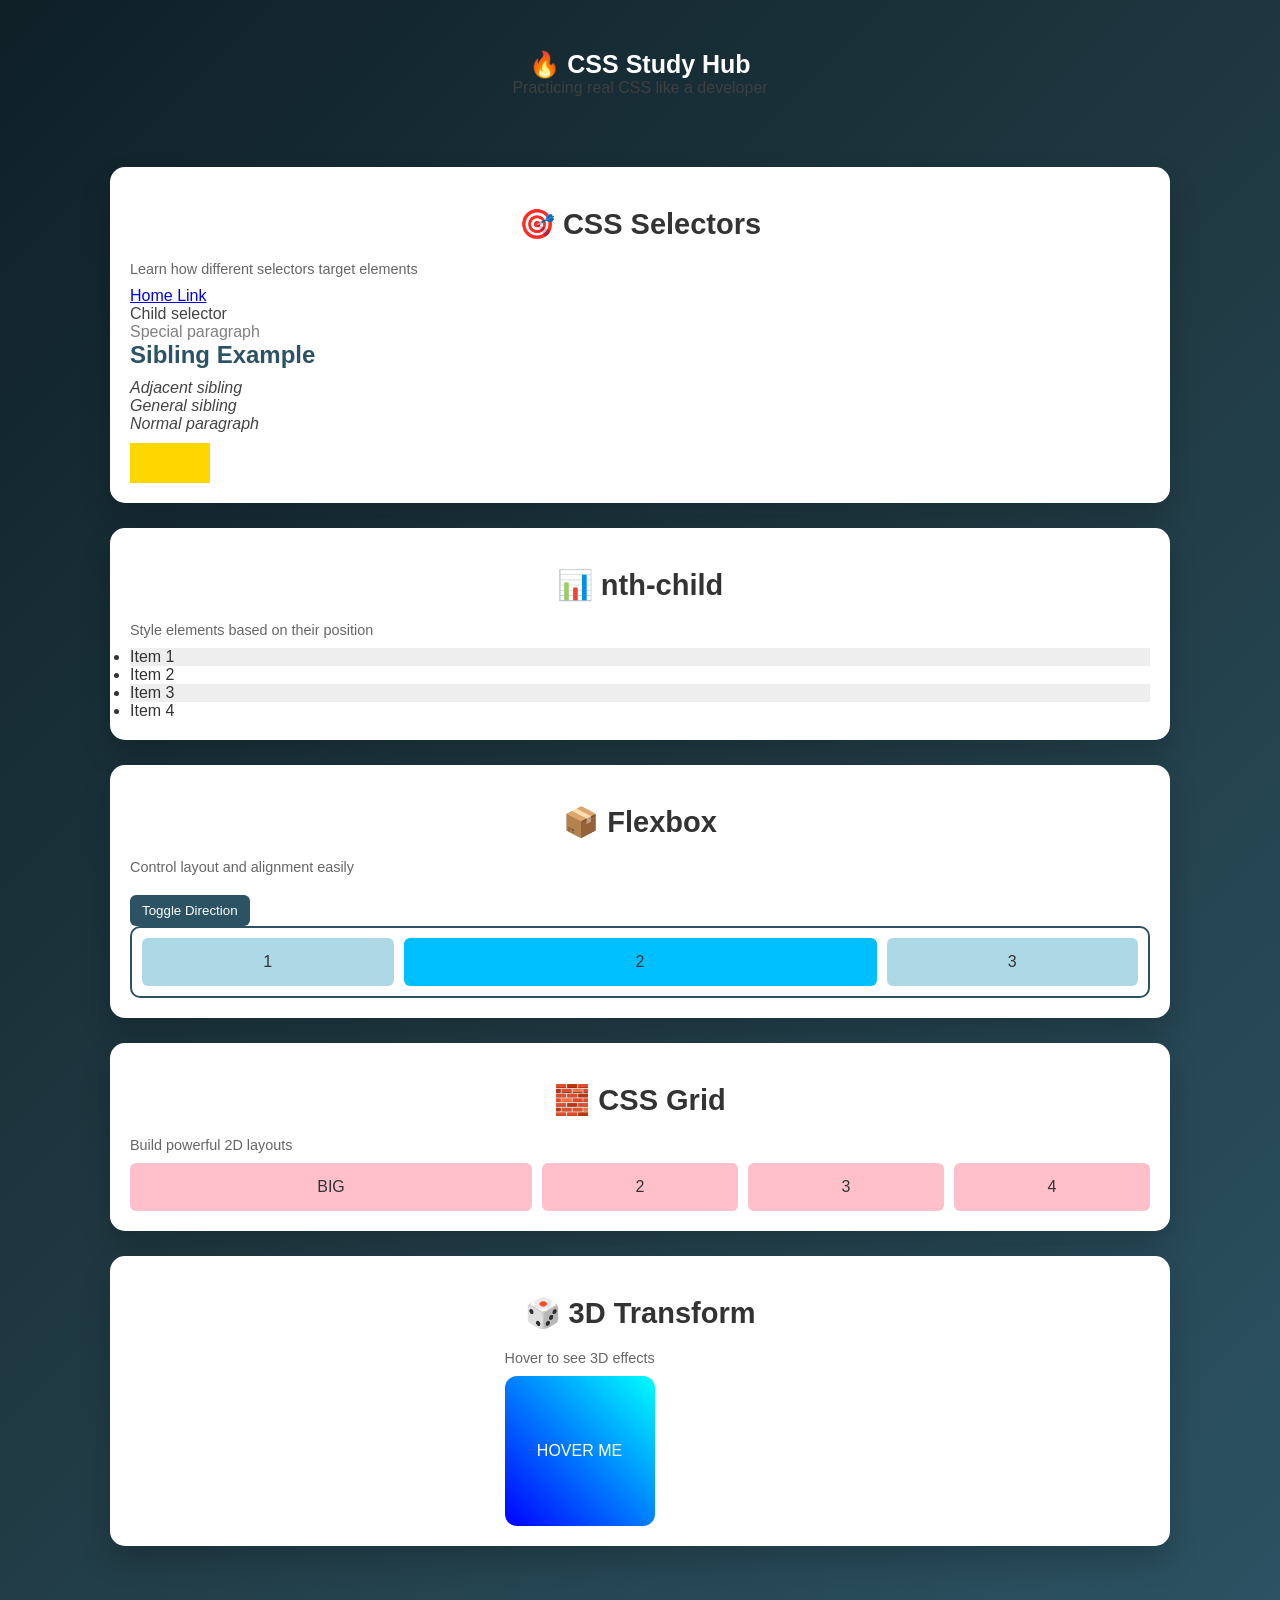
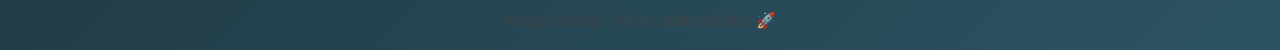
<file: index.html>
<!DOCTYPE html>
<html lang="en">
<head>
<meta charset="UTF-8">
<meta name="viewport" content="width=device-width, initial-scale=1.0">
<title>CSS Study Hub</title>

<style>
:root {
  --primary:#2c5364;
  --bg-gradient:linear-gradient(135deg,#0f2027,#203a43,#2c5364);
  --card-bg:white;
  --shadow:0 15px 30px rgba(0,0,0,0.2);
}

* { margin:0; padding:0; box-sizing:border-box; }

body {
  font-family: Arial, sans-serif;
  background: var(--bg-gradient);
  color:#333;
}

header {
  text-align:center;
  padding:50px 20px;
  color:white;
}

header h1 { font-size:2.8rem; }
header p { opacity:0.85; }

.container {
  max-width:1100px;
  margin:auto;
  padding:20px;
}

section {
  background:var(--card-bg);
  margin-bottom:25px;
  padding:20px;
  border-radius:15px;
  box-shadow:var(--shadow);
  transition:0.3s;
}

section:hover { transform:translateY(-6px); }

h2 { color:var(--primary); margin-bottom:10px; }

.section-title {
  font-size:1.4rem;
  font-weight:bold;
  margin-bottom:5px;
}

.section-desc {
  font-size:0.9rem;
  margin-bottom:10px;
  color:#666;
}

.btn {
  padding:8px 12px;
  border:none;
  border-radius:6px;
  background:var(--primary);
  color:white;
  cursor:pointer;
  margin-top:10px;
}

/* SELECTORS */
a[href*="home"] { color:limegreen; font-weight:bold; }
.hero > p { color:gray; }
h2 + p { color:blue; }
h2 ~ p { font-style:italic; }
p:not(.special) { color:#444; }

.box:empty {
  width:80px;
  height:40px;
  background:gold;
  margin-top:10px;
}

ul li:nth-child(odd) { background:#eee; }

/* FLEXBOX */
.flex {
  display:flex;
  gap:10px;
  border:2px solid var(--primary);
  padding:10px;
  border-radius:10px;
}

.item {
  flex:1;
  padding:15px;
  text-align:center;
  background:lightblue;
  border-radius:6px;
  transition:0.3s;
}

.item:hover { transform:scale(1.08); }
.grow { flex:2; background:deepskyblue; }

/* GRID */
.grid {
  display:grid;
  grid-template-columns:repeat(auto-fit,minmax(120px,1fr));
  gap:10px;
}

.grid div {
  background:pink;
  padding:15px;
  text-align:center;
  border-radius:6px;
  transition:0.3s;
}

.grid div:hover { transform:scale(1.05); }
.grid-item { grid-column:span 2; background:hotpink; }

/* 3D */
.scene {
  perspective:800px;
  display:flex;
  justify-content:center;
}

.card {
  width:150px;
  height:150px;
  display:flex;
  align-items:center;
  justify-content:center;
  color:white;
  border-radius:12px;
  background:linear-gradient(45deg,blue,cyan);
  transition: transform 0.8s ease;
}
.card:hover {
  transform: rotate(360deg);
}

footer p {
  text-align:center;
  padding:20px;
  color:#fff;
  opacity:0.8;
}
</style>
</head>

<body>

<header>
  <h1 style="font-size: 25px; text-align: center;">🔥 CSS Study Hub</h1>
  <p>Practicing real CSS like a developer</p>
</header>

<main class="container">

<section class="hero">
  <div class="section-title"  style="font-size: 29px; text-align: center; margin:20px; ">🎯 CSS Selectors</div>
  <div class="section-desc">Learn how different selectors target elements</div>

  <a href="u.html">Home Link</a>

  <p>Child selector</p>
  <p class="special">Special paragraph</p>

  <h2>Sibling Example</h2>
  <p>Adjacent sibling</p>
  <p>General sibling</p>

  <p>Normal paragraph</p>
  <div class="box"></div>
</section>

<section>
  <div class="section-title"   style="font-size: 29px; text-align: center; margin:20px; ">📊 nth-child</div>
  <div class="section-desc">Style elements based on their position</div>

  <ul>
    <li>Item 1</li>
    <li>Item 2</li>
    <li>Item 3</li>
    <li>Item 4</li>
  </ul>
</section>

<section>
  <div style="font-size: 29px; text-align: center; margin:20px; " class="section-title">📦 Flexbox</div>
  <div class="section-desc">Control layout and alignment easily</div>

  <button class="btn" onclick="toggleFlex()">Toggle Direction</button>

  <div class="flex" id="flexBox">
    <div class="item">1</div>
    <div class="item grow">2</div>
    <div class="item">3</div>
  </div>
</section>

<section>
  <div  style="font-size: 29px; text-align: center; margin:20px; " class="section-title">🧱 CSS Grid</div>
  <div class="section-desc">Build powerful 2D layouts</div>

  <div class="grid">
    <div class="grid-item">BIG</div>
    <div>2</div>
    <div>3</div>
    <div>4</div>
  </div>
</section>

<section class="scene">
  <div>
    <div class="section-title"   style="font-size: 29px; text-align: center; margin:20px; ">🎲 3D Transform</div>
    <div class="section-desc">Hover to see 3D effects</div>
    <div class="card">HOVER ME</div>
  </div>
</section>

</main>

<footer>
  <p>Keep building. You're getting better 🚀</p>
</footer>

<script>
function toggleFlex() {
  const box = document.getElementById('flexBox');
  box.style.flexDirection = box.style.flexDirection === 'column' ? 'row' : 'column';
}

alert("Welcome to Tosin CSS Study Hub! Explore and enjoy learning 🚀");
</script>

</body>
</html>
</file>
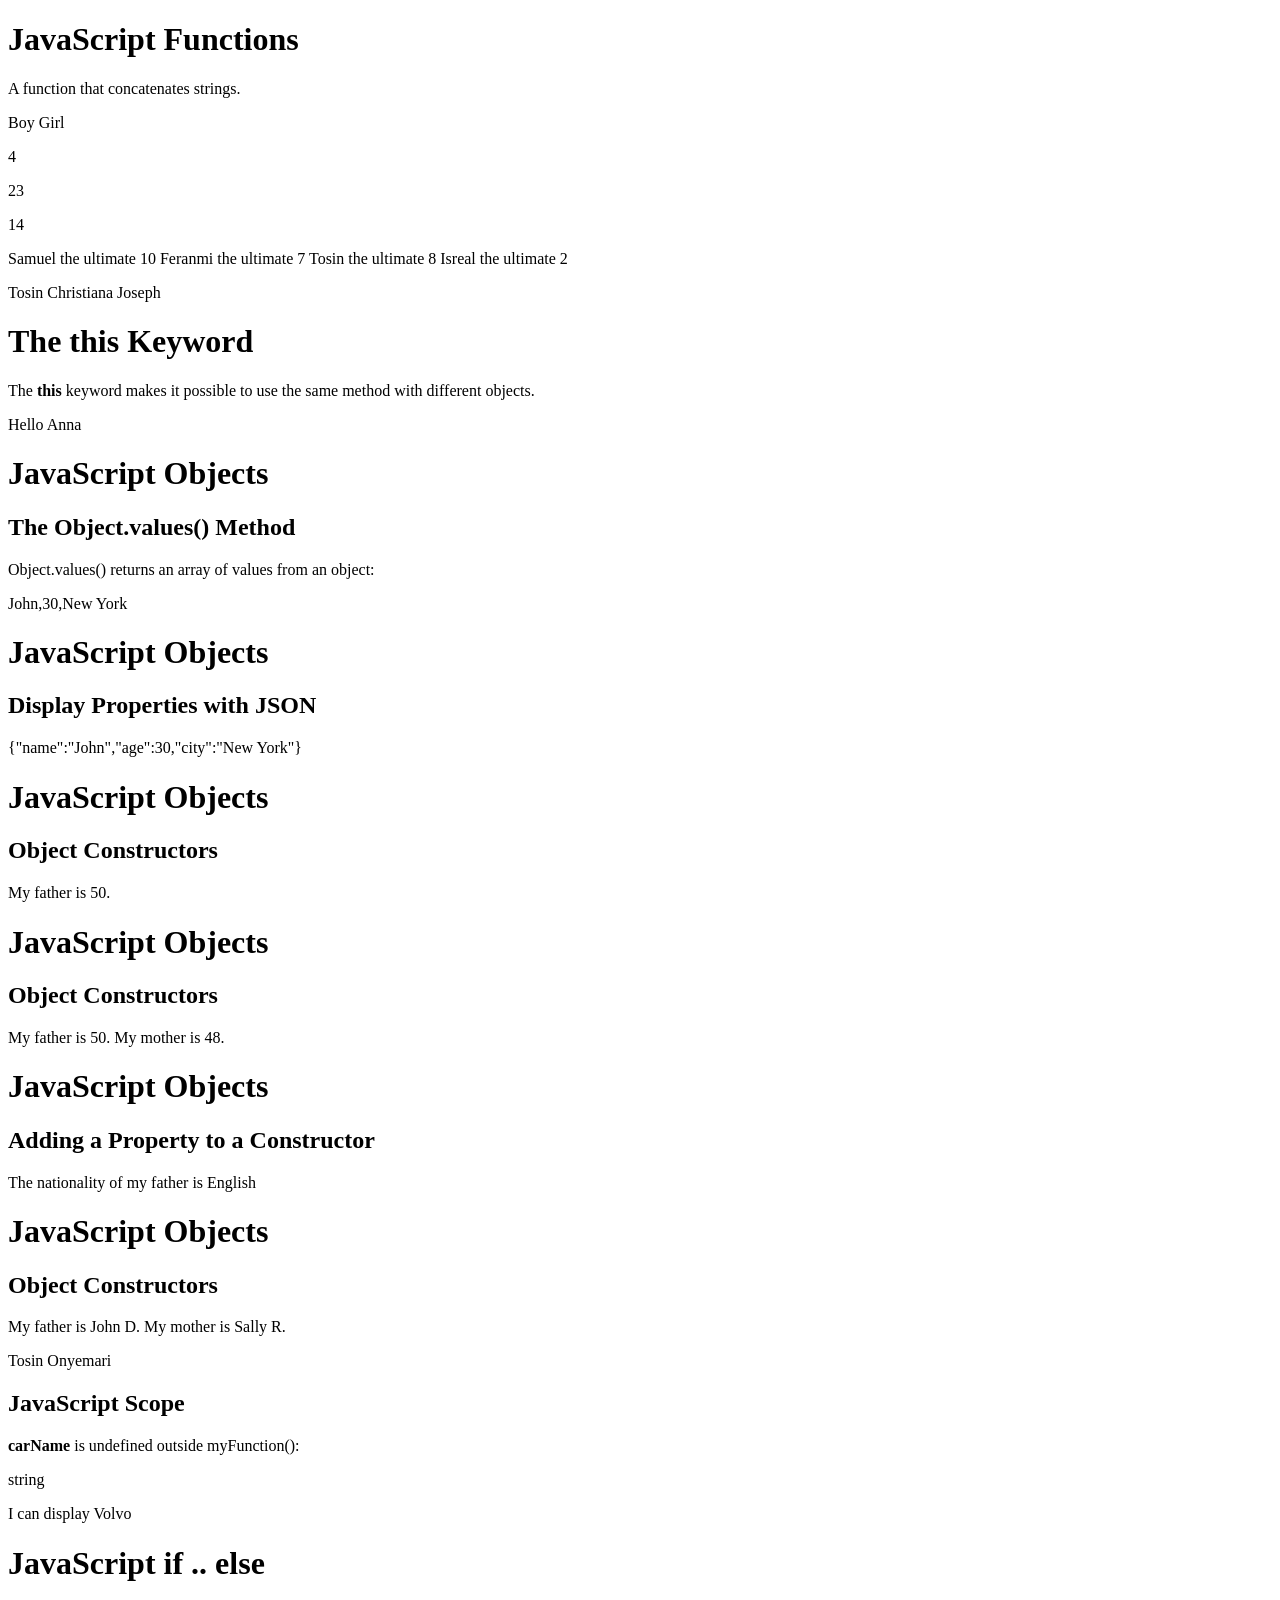
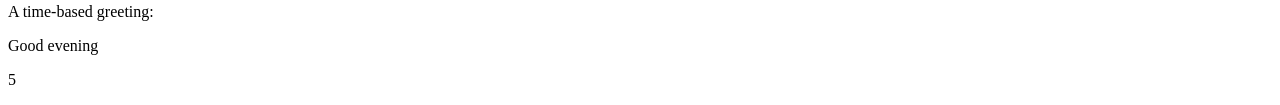
<file: week_1/index.html>
<!DOCTYPE html>
<html>
<body>
<h1>JavaScript Functions</h1>

<p>A function that concatenates strings.</p>

<p id="demo"></p>

<p id="e"></p>

<p id="d"></p>
<p id="s"></p>
<p id="fn"></p>
<p id="fm"></p>

<h1>The <b>this</b> Keyword</h1>
<p>The <b>this</b> keyword makes it possible to use the same method with different objects.</p>

<p id="eo"></p>

<h1>JavaScript Objects</h1>
<h2>The Object.values() Method</h2>
<p>Object.values() returns an array of values from an object:</p>

<p id="dmo"></p>

<h1>JavaScript Objects</h1>
<h2>Display Properties with JSON</h2>

<p id="dem"></p>

<h1>JavaScript Objects</h1> 
<h2>Object Constructors</h2>

<p id="deo"></p>

<h1>JavaScript Objects</h1> 
<h2>Object Constructors</h2>

<p id="dm"></p>

<h1>JavaScript Objects</h1>
<h2>Adding a Property to a Constructor</h2>

<p id="k"></p>


<h1>JavaScript Objects</h1> 
<h2>Object Constructors</h2>

<p id="z"></p>

<p id="fu"></p>

<p id="g"></p>

<h2>JavaScript Scope</h2>

<p><b>carName</b> is undefined outside myFunction():</p>

<p id="demol"></p>

<p id="demoo"></p>

<p id="def"></p>

<p id="cat"></p>

<h1>JavaScript if .. else</h1>

<p>A time-based greeting:</p>

<p id="mo"></p>

<p id="do"></p>


<script>
function  stringconcatenator (q, w) {
  let str = q + " " + w
  return str;
}
document.getElementById("demo").innerHTML = stringconcatenator("Boy", "Girl");

function evaluator (a, b, c)  {
  let sum = a + b / c
  return sum;
}
document.getElementById("e").innerHTML = evaluator(2, 4, 2);

function addition (x, y) {
  let sum = x + y
  return sum;
}
document.getElementById("d").innerHTML = addition(10, 13);

function subtraction (x, y) {
  let difference = x - y
  return difference;
}
document.getElementById("s").innerHTML = subtraction(19, 5);

function Fullname (firstname, lastname) {
  let fullname = firstname + " " + lastname
  return fullname;
}
document.getElementById("fn").innerHTML = Fullname("Tosin", "Onyemari");

function fam_members (firstchild, secondchild, thirdchild) {
  let family = firstchild + " " + secondchild + " " + thirdchild
  return family;
}
document.getElementById("fm").innerHTML = fam_members("Tosin", "Christiana", "Joseph");

function Allstars (first, second, third, fourth) {
  let allstars = first + " " + second + " " + third + " " + fourth
  return allstars;
}
document.getElementById("fn").innerHTML = Allstars("Samuel the ultimate 10 ", "Feranmi the ultimate 7", "Tosin the ultimate 8", "Isreal the ultimate 2 ");

// The following variables are defined in the global scope
const num1 = 20;
const num2 = 3;
const name = "Chamakh";

// This function is defined in the global scope
function multiply() {
  return num1 * num2;
}

console.log(multiply()); // 60

// A nested function example
function getScore() {
  const num1 = 2;
  const num2 = 3;

  function add() {
    return `${name} scored ${num1 + num2}`;
  }

  return add();
}

console.log(getScore()); // "Chamakh scored 5"

// The outer function defines a variable called "name"
const pet = function (name) {
  const getName = function () {
    // The inner function has access to the "name" variable of the outer function
    return name;
  };
  return getName; // Return the inner function, thereby exposing it to outer scopes
};
const myPet = pet("Vivie");

console.log(myPet()); // "Vivie"

function outer() {
  let name = "Tosin";

  function inner() {
    console.log(name);
  }

  return inner;
}

let myFunc = outer(); // outer() runs and finishes
console.log(myFunc); // Logs the inner function definition

<!-- myFunc(); // ???? -->

  const person1 = {
  name: "John",
  hello: function() {
    return "Hello " + this.name;
  }
};

const person2 = {
  name: "Anna",
  hello: function() {
    return "Hello " + this.name;
  }
};

document.getElementById("eo").innerHTML = person2.hello();

// Create an Object
const person = {
  name: "John",
  age: 30,
  city: "New York"
};

// Create an Array from the Properties
const myArray = Object.values(person);

// Stringify the Array
let text = myArray.toString();

document.getElementById("dmo").innerHTML = text;

// Create an Object
const peson = {
  name: "John",
  age: 30,
  city: "New York"
};

// Display JSON
let ext = JSON.stringify(peson);

document.getElementById("dem").innerHTML = ext; 

// Constructor Function for Person objects
function Person(first, last, age, eye) {
  this.firstName = first;
  this.lastName = last;
  this.age = age;
  this.eyeColor = eye;
}

// Create a Person object
const myFather = new Person("John", "Doe", 50, "blue");

// Display age
document.getElementById("deo").innerHTML =
"My father is " + myFather.age + "."; 

// Constructor function for Person objects
function Person(first, last, age, eye) {
  this.firstName = first;
  this.lastName = last;
  this.age = age;
  this.eyeColor = eye;
}

// Create two Person objects
const myFathe = new Person("John", "Doe", 50, "blue");
const myMother = new Person("Sally", "Rally", 48, "green");

// Display age
document.getElementById("dm").innerHTML =
"My father is " + myFathe.age + ". My mother is " + myMother.age + "."; 

// Constructor function for Person Objects
function Person(first, last, age, eye) {
  this.firstName = first;
  this.lastName = last;
  this.age = age;
  this.eyeColor = eye;
}

// Create 2 Person Objects
const myFathr = new Person("John", "Doe", 50, "blue");
const myMothr = new Person("Sally", "Rally", 48, "green");

// Add a new Property
Person.prototype.nationality = "English";

// Display new Property
document.getElementById("k").innerHTML =
"The nationality of my father is " + myFathr.nationality; 

// Constructor Function for Person objects
function Person(first, last, age, eye) {
  this.firstName = first;
  this.lastName = last;
  this.age = age;
  this.eyeColor = eye;
  this.fullName = function() {
    return this.firstName + " " + this.lastName
  };
}

// Create a Person object
const myFther = new Person("John", "Doe", 50, "blue");
const myMther = new Person("Sally", "Rally", 48, "green");

// Add a Name Method
myFther.changeName = function (name) {
  this.lastName = name;
}

myMther.changeName = function (name) {
  this.lastName = name;
}

// Change Name
myFther.changeName("D");
myMther.changeName("R");



// Display full name
document.getElementById("z").innerHTML =
"My father is " + myFther.fullName() + ". My mother is " + myMther.fullName() + ".";

let fullname = "Tosin Onyemari";


document.getElementById("fu").innerHTML = fullname;

let carName = "Volvo";
myFunction();

function myFunction() {
  document.getElementById("g").innerHTML = "I can display " + carName;
}

myFunction();

function myFunction() {
  let carName = "Volvo";
  document.getElementById("demol").innerHTML = typeof carName + " " + carName;
}

document.getElementById("demoo").innerHTML = typeof carName;

myFunction();
// code here can use carName as a global variable
document.getElementById("def").innerHTML = "I can display " + carName;

function myFunction() {
  carName = "Volvo";
}

function myfunc(){
  document.getElementById("cat").innerHTML = carName;
}

function automaticvariables() {
  let carName = "Volvo";
}

const hour = new Date().getHours(); 
let greeting;

if (hour < 18) {
  greeting = "Good day";
} else {
  greeting = "Good evening";
}

document.getElementById("mo").innerHTML = greeting;

x = 5; // Assign 5 to x

elem = document.getElementById("do"); // Find an element 
elem.innerHTML = x;           // Display x in the element

var x; // Declare x

Object.defineProperty(obj, "x", {
  value: 10,
  writable: false
});

"use strict";

const obj = {};

Object.defineProperty(obj, "x", {
  value: 10,
  writable: true,
  configurable: true
});

obj.x = 20;
console.log(obj.x);
</script>
</body>
</html>
</file>
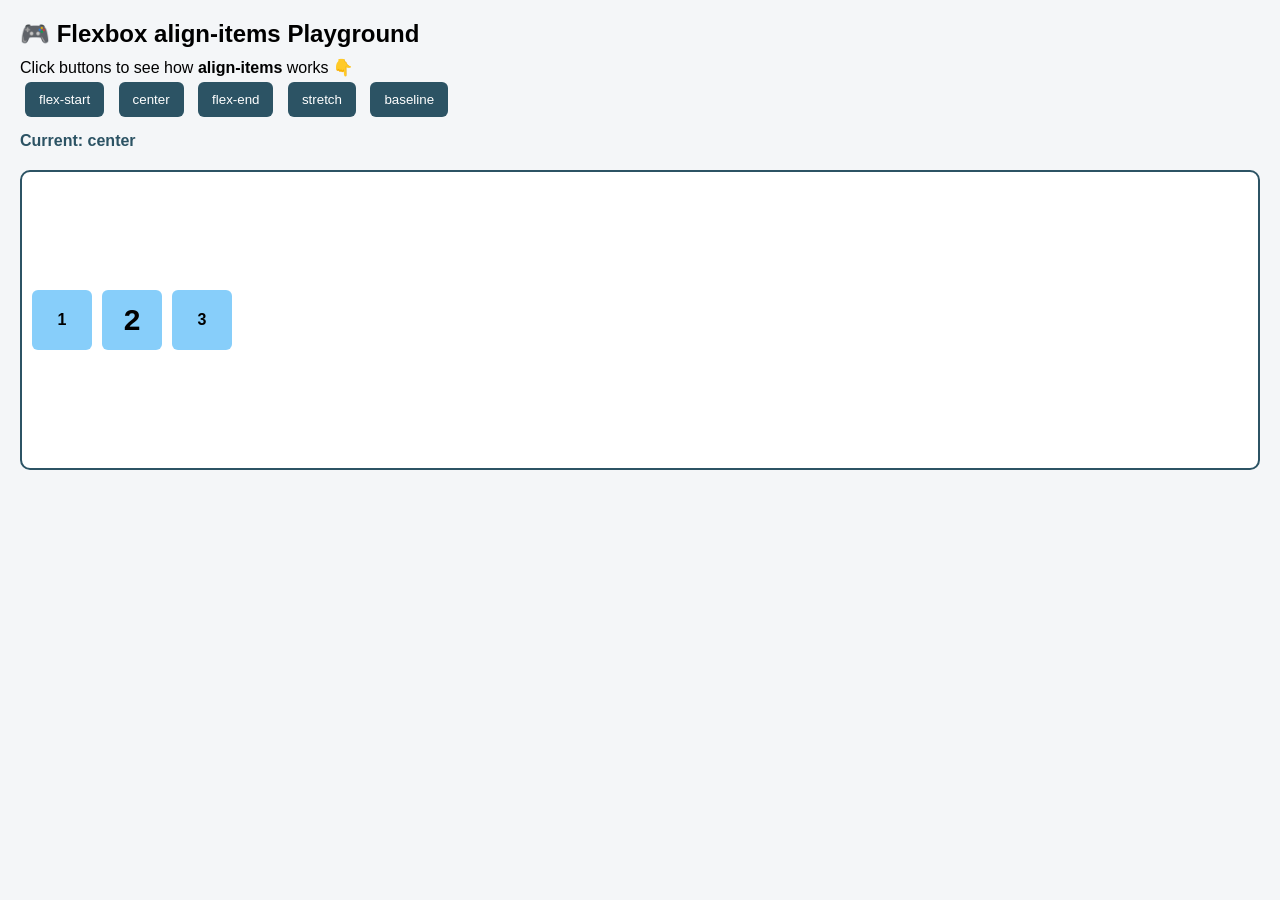
<file: u.html>
<!DOCTYPE html>
<html lang="en">
<head>
<meta charset="UTF-8">
<meta name="viewport" content="width=device-width, initial-scale=1.0">
<title>Flexbox Playground</title>

<style>
/* =========================
   VARIABLES
========================= */
:root {
  --primary:#2c5364;
  --bg:#f4f6f8;
  --box:#87cefa;
}

/* =========================
   RESET
========================= */
* { margin:0; padding:0; box-sizing:border-box; }

body {
  font-family: Arial, sans-serif;
  padding:20px;
  background:var(--bg);
}

h2 {
  margin-bottom:10px;
}

/* =========================
   BUTTONS
========================= */
.controls {
  margin-bottom:10px;
}

button {
  margin:5px;
  padding:10px 14px;
  border:none;
  border-radius:6px;
  background:var(--primary);
  color:white;
  cursor:pointer;
  transition:0.3s;
}

button:hover {
  transform:scale(1.05);
  opacity:0.9;
}

.active {
  background:black;
}

/* =========================
   FLEX CONTAINER
========================= */
.container {
  display:flex;
  gap:10px;
  height:300px;
  border:2px solid var(--primary);
  margin-top:20px;
  border-radius:10px;
  padding:10px;
  background:white;
  transition:0.3s;
}

/* FLEX ITEMS */
.box {
  width:60px;
  height:60px;
  background:var(--box);
  display:flex;
  justify-content:center;
  align-items:center;
  font-weight:bold;
  border-radius:6px;
  transition:0.3s;
}

.box:hover {
  transform:scale(1.1);
}

/* LABEL */
#currentValue {
  margin-top:10px;
  font-weight:bold;
  color:var(--primary);
}

</style>
</head>

<body>

<h2>🎮 Flexbox align-items Playground</h2>
<p>Click buttons to see how <strong>align-items</strong> works 👇</p>

<!-- BUTTONS -->
<div class="controls">
  <button onclick="setAlign(event,'flex-start')">flex-start</button>
  <button onclick="setAlign(event,'center')">center</button>
  <button onclick="setAlign(event,'flex-end')">flex-end</button>
  <button onclick="setAlign(event,'stretch')">stretch</button>
  <button onclick="setAlign(event,'baseline')">baseline</button>
</div>

<p id="currentValue">Current: center</p>

<!-- FLEX CONTAINER -->
<div class="container" id="boxContainer" style="align-items:center;">

  <div class="box">1</div>

  <div class="box" style="font-size:30px;">2</div>

  <div class="box">3</div>

</div>

<script>
function setAlign(e, value) {
  const box = document.getElementById("boxContainer");
  box.style.alignItems = value;

  // update text
  document.getElementById("currentValue").innerText = "Current: " + value;

  // highlight active button
  document.querySelectorAll("button").forEach(btn => btn.classList.remove("active"));
  e.target.classList.add("active");

}
window.alert("Here we learn how flexbox align-items works!");
</script>

</body>
</html>
</file>
